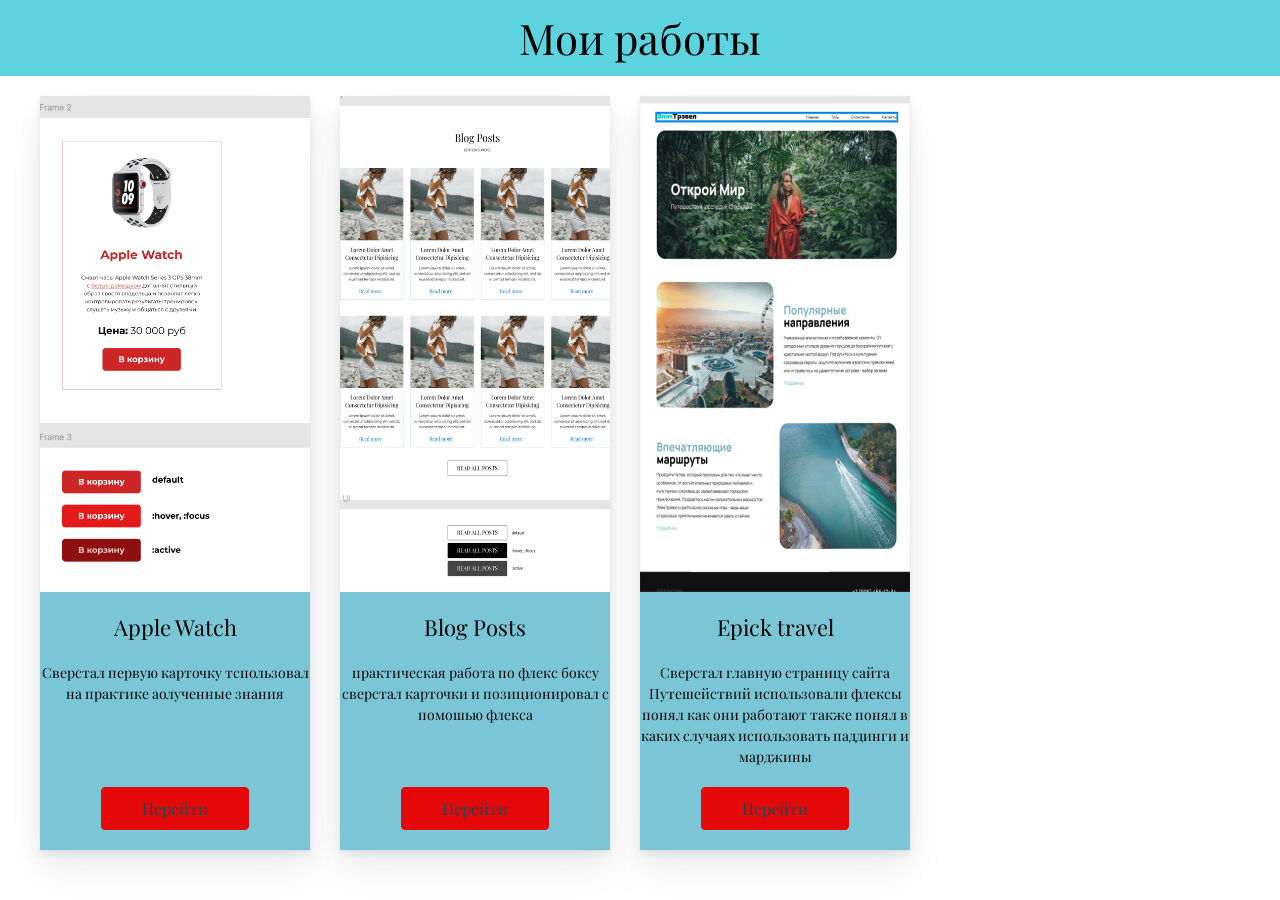
<file: index.html>
<!doctype html>
<html lang="en">
	<head>
		<meta charset="UTF-8" />
		<meta name="viewport" content="width=device-width, initial-scale=1.0" />
		<title>Document</title>
		<link rel="stylesheet" href="./css/main.css" />
	</head>
	<body>
		<header class="header">
			<h1 class="title">Мои работы</h1>
		</header>
		<section class="cards">
			<div class="card">
				<div class="card-content">
					<img class="card-image" src="./img/appl-watch.png" alt="" />
					<h2 class="card-title">Apple Watch</h2>
					<p class="card-subtitle">
						Сверстал первую карточку тспользовал на практике аолученные знания
					</p>
				</div>
				<div class="card-button-wrapper">
					<a class="button" href="./appl-watch/index.html">Перейти</a>
				</div>
			</div>

			<div class="card">
				<div class="card-content">
					<img class="card-image" src="./img/blog-imag.png" alt="" />
					<h2 class="card-title">Blog Posts</h2>
					<p class="card-subtitle">
						практическая работа по флекс боксу сверстал карточки и
						позиционировал с помошью флекса
					</p>
				</div>
				<div class="card-button-wrapper">
					<a class="button" href="./prodact-cards/index.html">Перейти</a>
				</div>
			</div>

			<div class="card">
				<div class="card-content">
					<img class="card-image" src="./img/epick.png" alt="" />
					<h2 class="card-title">Epick travel</h2>
					<p class="card-subtitle">
						Сверстал главную страницу сайта Путешействий использовали флексы понял как они работают также понял в каких случаях использовать паддинги и марджины
					</p>
				</div>
				<div class="card-button-wrapper">
					<a class="button" href="./epick-travel/index.html">Перейти</a>
				</div>
			</div>

		</section>
	</body>
</html>
</file>
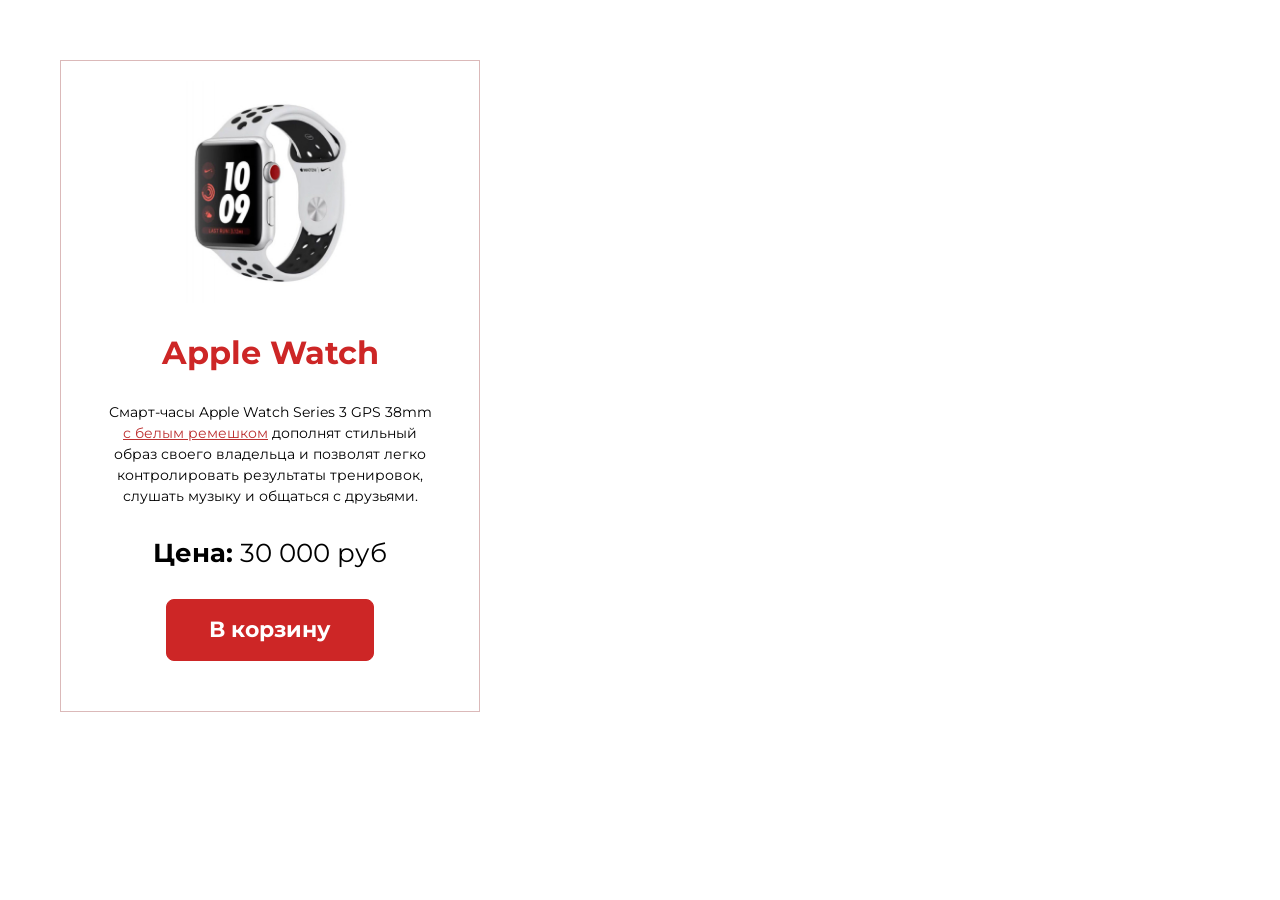
<file: appl-watch/index.html>
<!doctype html>
<html lang="en">
	<head>
		<meta charset="UTF-8" />
		<meta name="viewport" content="width=device-width, initial-scale=1.0" />
		<title>Document</title>
		<link rel="stylesheet" href="./css/main.css" />
	</head>
	<body>
		<div class="card">
			<img src="./img/apple-watch.jpg" alt="Apple Watch" class="card-img" />
			<h4 class="card-tile">Apple Watch</h4>
			<div class="card-text">
				<p>
					Смарт-часы Apple Watch Series 3 GPS 38mm
					<a href="">с белым ремешком</a> дополнят стильный образ своего
					владельца и позволят легко контролировать результаты тренировок,
					слушать музыку и общаться с друзьями.
				</p>
			</div>
			<div class="price">
				<span class="price-bold">Цена:</span>
				30 000 руб
			</div>
			<button type="button" class="btn">В корзину</button>
		</div>
	</body>
</html>
</file>
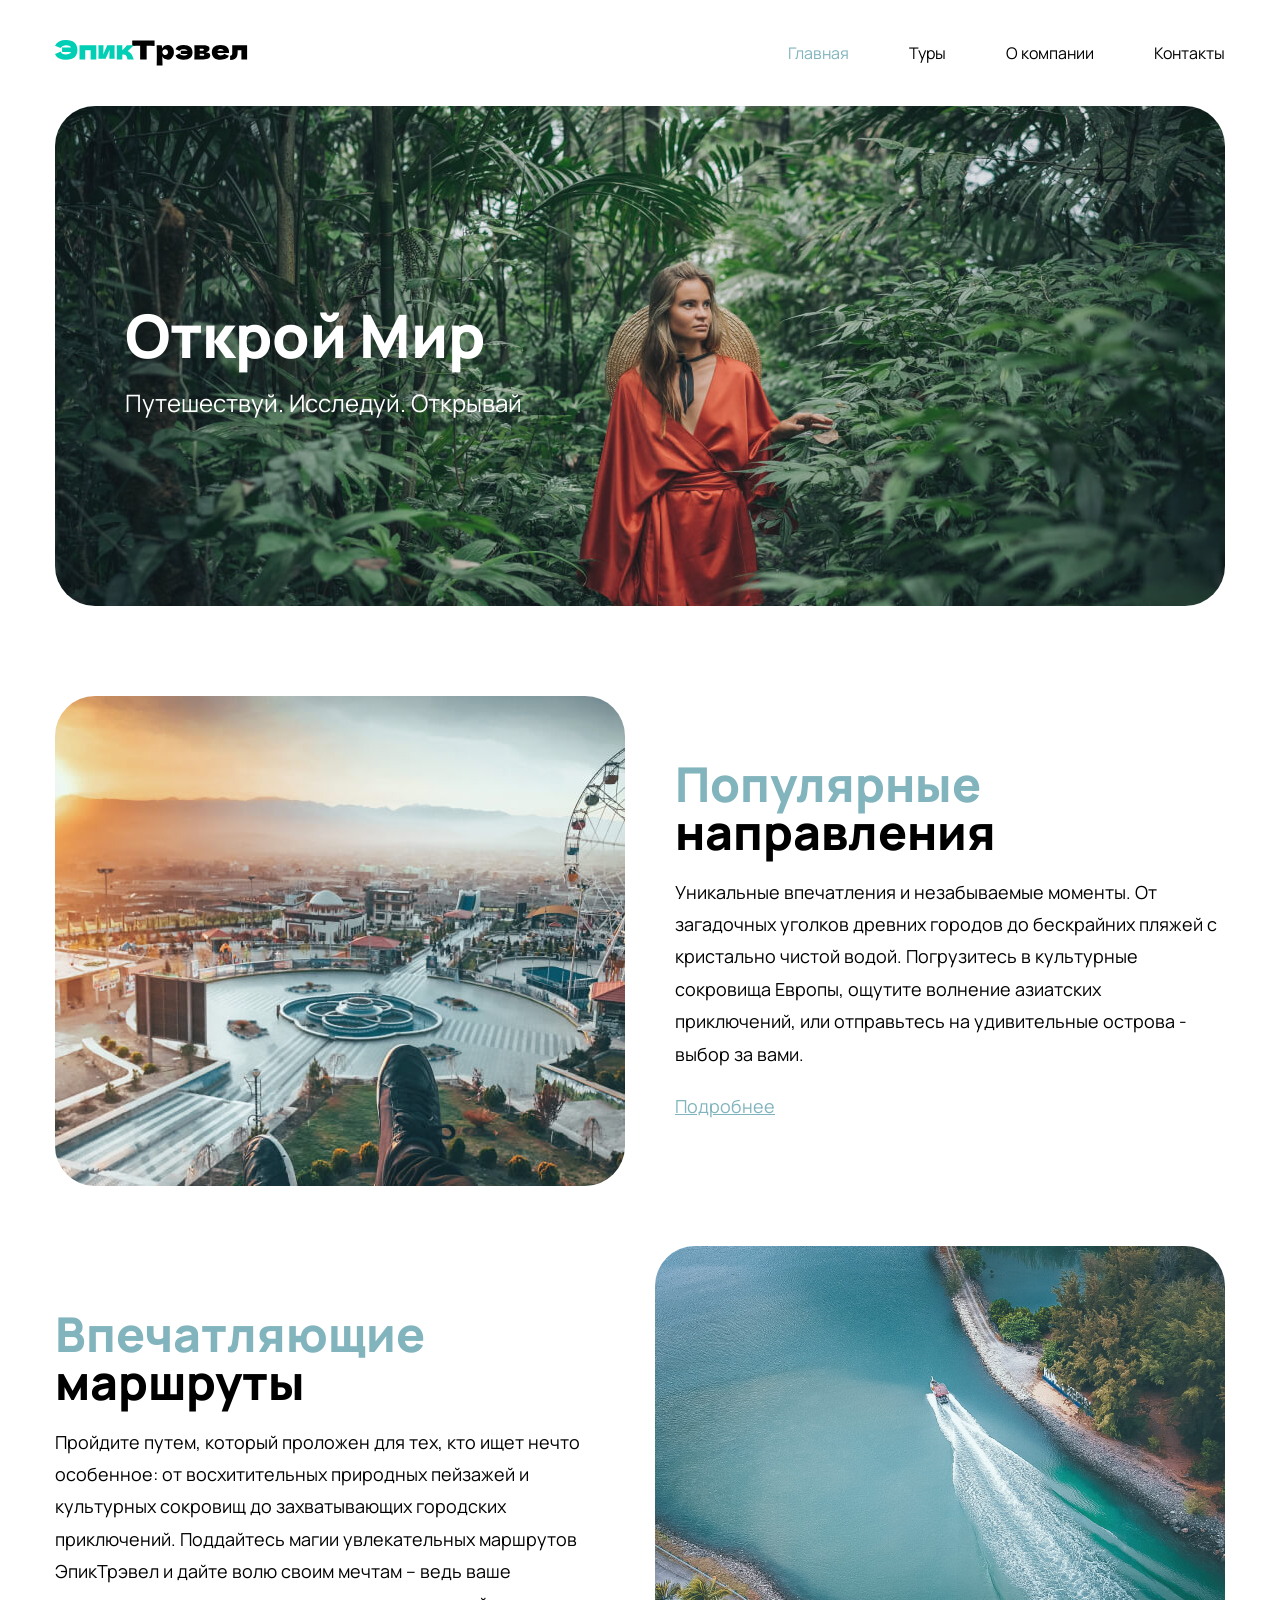
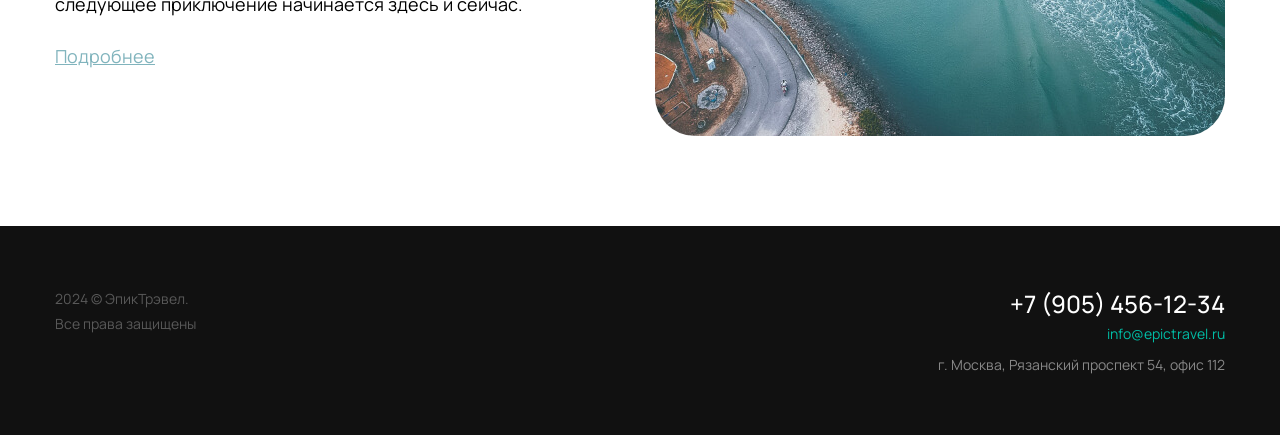
<file: epick-travel/index.html>
<!doctype html>
<html lang="ru">
	<head>
		<meta charset="UTF-8" />
		<meta name="viewport" content="width=device-width, initial-scale=1.0" />
		<title>Epick Travel</title>
		<link rel="stylesheet" href="./css/reset.css" />
		<link rel="stylesheet" href="./css/main.css" />
		<link rel="stylesheet" href="./css/media-tablet.css" />
		<link rel="stylesheet" href="./css/media-mobile.css" />
		<link rel="icon" type="image/x-icon" href="./img/favicons/favicon.svg" />
		<link
			rel="apple-touch-icon"
			sizes="180x180"
			href="./img/favicons/apple-touch-icon.png"
		/>
	</head>
	<body class="sticky-footer">
		<header class="header" id="header">
			<div class="container">
				<nav class="nav">
					<a href="index.html">
						<img src="./img/LOGO.svg" alt="Эпик травел"
					/></a>
					<ul class="nav-list">
						<li><a href="index.html" class="active">Главная</a></li>
						<li><a href="tours.html">Туры</a></li>
						<li><a href="about.html">О компании</a></li>
						<li><a href="contacts.html">Контакты</a></li>
					</ul>
					<button class="btn-mobile-nav" id="btn-mobile-nav" type="button">
						<img
							src="./img/icons/open-mobaile.svg"
							alt="Меню"
							id="mobile-nav-img"
						/>
					</button>
				</nav>
			</div>
		</header>
		<nav class="mobile-nav" id="mobile-nav">
			<ul class="mobile-nav-list">
				<li><a href="index.html">Главная</a></li>
				<li><a href="tours.html">Туры</a></li>
				<li><a href="about.html">О компании</a></li>
				<li><a href="contacts.html">Контакты</a></li>
			</ul>
		</nav>

		<main class="main-page">
			<div class="container">
				<section class="promo">
					<div class="promo-desc">
						<h1 class="promo-title">Открой Мир</h1>
						<p class="promo-text">Путешествуй. Исследуй. Открывай</p>
					</div>
				</section>

				<div class="main-content">
					<section class="content-row">
						<div class="content-img">
							<img
								src="./img/main/img-01.jpg"
								srcset="./img/main/img-01@2x.jpg 2x"
								alt="Популярные направления"
							/>
						</div>
						<div class="content-text">
							<h2 class="title-1"><span>Популярные</span> направления</h2>
							<p>
								Уникальные впечатления и незабываемые моменты. От загадочных
								уголков древних городов до бескрайних пляжей с кристально чистой
								водой. Погрузитесь в культурные сокровища Европы, ощутите
								волнение азиатских приключений, или отправьтесь на удивительные
								острова - выбор за вами.
							</p>
							<p><a href="#!">Подробнее</a></p>
						</div>
					</section>

					<section
						class="content-row content-row-reverse content-column-on-mobile"
					>
						<div class="content-img">
							<img
								src="./img/main/img-02.jpg"
								srcset="./img/main/img-02@2x.jpg 2x"
								alt="Популярные направления"
							/>
						</div>
						<div class="content-text">
							<h2 class="title-1"><span>Впечатляющие</span> маршруты</h2>
							<p>
								Пройдите путем, который проложен для тех, кто ищет нечто
								особенное: от восхитительных природных пейзажей и культурных
								сокровищ до захватывающих городских приключений. Поддайтесь
								магии увлекательных маршрутов ЭпикТрэвел и дайте волю своим
								мечтам – ведь ваше следующее приключение начинается здесь и
								сейчас.
							</p>
							<p><a href="#!">Подробнее</a></p>
						</div>
					</section>
				</div>
			</div>
		</main>
		<footer class="footer">
			<div class="container">
				<div class="footer-row">
					<div class="footer-copyright">
						<p>
							2024 © ЭпикТрэвел.<br class="desktop-only" />
							Все права защищены
						</p>
					</div>
					<address class="footer-contacts">
						<a href="tel:+79054561234" class="footer-phone"
							>+7 (905) 456-12-34</a
						><br />
						<a href="mailto:info@epictravel.ru" class="footer-email"
							>info@epictravel.ru</a
						>

						<p class="footer-address">
							г. Москва, Рязанский проспект 54, офис 112
						</p>
					</address>
				</div>
			</div>
		</footer>
		<script src="./js/main.js"></script>
	</body>
</html>
</file>
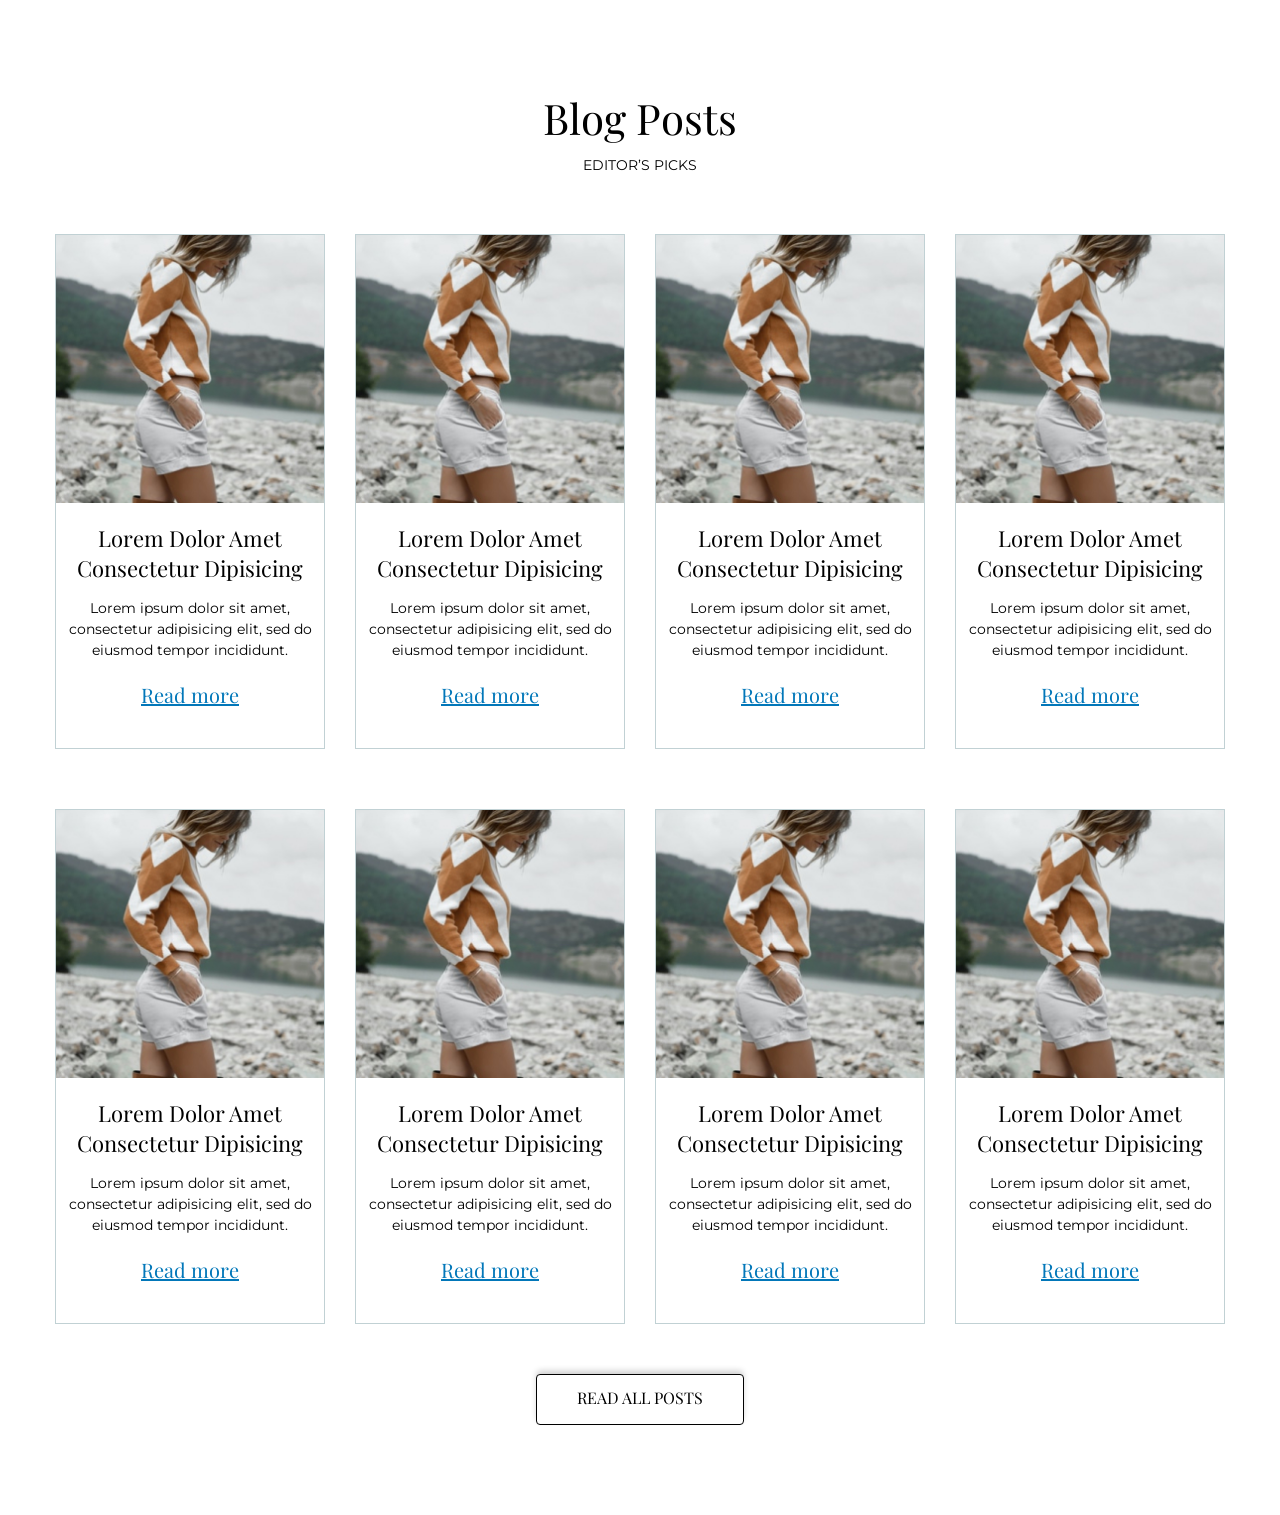
<file: prodact-cards/index.html>
<!doctype html>
<html lang="en">
	<head>
		<meta charset="UTF-8" />
		<meta name="viewport" content="width=device-width, initial-scale=1.0" />
		<title>Document</title>
		<link rel="stylesheet" href="./css/main.css" />
	</head>

	<body>
		<section class="section">
			<div class="container">
				<div class="section-header">
					<h1 class="title">Blog Posts</h1>
					<p class="subtitle">Editor’s picks</p>
				</div>
				<div class="section-products">
					<div class="card">
						<img
							class="card-image"
							src="./img/blog-imag.jpg"
							alt="Cotton Skirt"
						/>
						<h4 class="card-title">Lorem Dolor Amet Consectetur Dipisicing</h4>
						<p class="card-subtitle">
							Lorem ipsum dolor sit amet, consectetur adipisicing elit, sed do
							eiusmod tempor incididunt.
						</p>
						<div class="card-price-wripper">
							<span class="card-readmore">Read more</span>
						</div>
					</div>
					<div class="card">
						<img
							class="card-image"
							src="./img/blog-imag.jpg"
							alt="Cotton Skirt"
						/>
						<h4 class="card-title">Lorem Dolor Amet Consectetur Dipisicing</h4>
						<p class="card-subtitle">
							Lorem ipsum dolor sit amet, consectetur adipisicing elit, sed do
							eiusmod tempor incididunt.
						</p>
						<div class="card-price-wripper">
							<span class="card-readmore">Read more</span>
						</div>
					</div>
					<div class="card">
						<img
							class="card-image"
							src="./img/blog-imag.jpg"
							alt="Cotton Skirt"
						/>
						<h4 class="card-title">Lorem Dolor Amet Consectetur Dipisicing</h4>
						<p class="card-subtitle">
							Lorem ipsum dolor sit amet, consectetur adipisicing elit, sed do
							eiusmod tempor incididunt.
						</p>
						<div class="card-price-wripper">
							<span class="card-readmore">Read more</span>
						</div>
					</div>
					<div class="card">
						<img
							class="card-image"
							src="./img/blog-imag.jpg"
							alt="Cotton Skirt"
						/>
						<h4 class="card-title">Lorem Dolor Amet Consectetur Dipisicing</h4>
						<p class="card-subtitle">
							Lorem ipsum dolor sit amet, consectetur adipisicing elit, sed do
							eiusmod tempor incididunt.
						</p>
						<div class="card-price-wripper">
							<span class="card-readmore">Read more</span>
						</div>
					</div>
					<div class="card">
						<img
							class="card-image"
							src="./img/blog-imag.jpg"
							alt="Cotton Skirt"
						/>
						<h4 class="card-title">Lorem Dolor Amet Consectetur Dipisicing</h4>
						<p class="card-subtitle">
							Lorem ipsum dolor sit amet, consectetur adipisicing elit, sed do
							eiusmod tempor incididunt.
						</p>
						<div class="card-price-wripper">
							<span class="card-readmore">Read more</span>
						</div>
					</div>
					<div class="card">
						<img
							class="card-image"
							src="./img/blog-imag.jpg"
							alt="Cotton Skirt"
						/>
						<h4 class="card-title">Lorem Dolor Amet Consectetur Dipisicing</h4>
						<p class="card-subtitle">
							Lorem ipsum dolor sit amet, consectetur adipisicing elit, sed do
							eiusmod tempor incididunt.
						</p>
						<div class="card-price-wripper">
							<span class="card-readmore">Read more</span>
						</div>
					</div>
					<div class="card">
						<img
							class="card-image"
							src="./img/blog-imag.jpg"
							alt="Cotton Skirt"
						/>
						<h4 class="card-title">Lorem Dolor Amet Consectetur Dipisicing</h4>
						<p class="card-subtitle">
							Lorem ipsum dolor sit amet, consectetur adipisicing elit, sed do
							eiusmod tempor incididunt.
						</p>
						<div class="card-price-wripper">
							<span class="card-readmore">Read more</span>
						</div>
					</div>
					<div class="card">
						<img
							class="card-image"
							src="./img/blog-imag.jpg"
							alt="Cotton Skirt"
						/>
						<h4 class="card-title">Lorem Dolor Amet Consectetur Dipisicing</h4>
						<p class="card-subtitle">
							Lorem ipsum dolor sit amet, consectetur adipisicing elit, sed do
							eiusmod tempor incididunt.
						</p>
						<div class="card-price-wripper">
							<span class="card-readmore">Read more</span>
						</div>
					</div>
			
				</div>
						<div class="section-button-wrapper">
						<a href="#!" class="button">Read all posts</a>
					</div>
			</div>
		</section>
	</body>
</html>
</file>
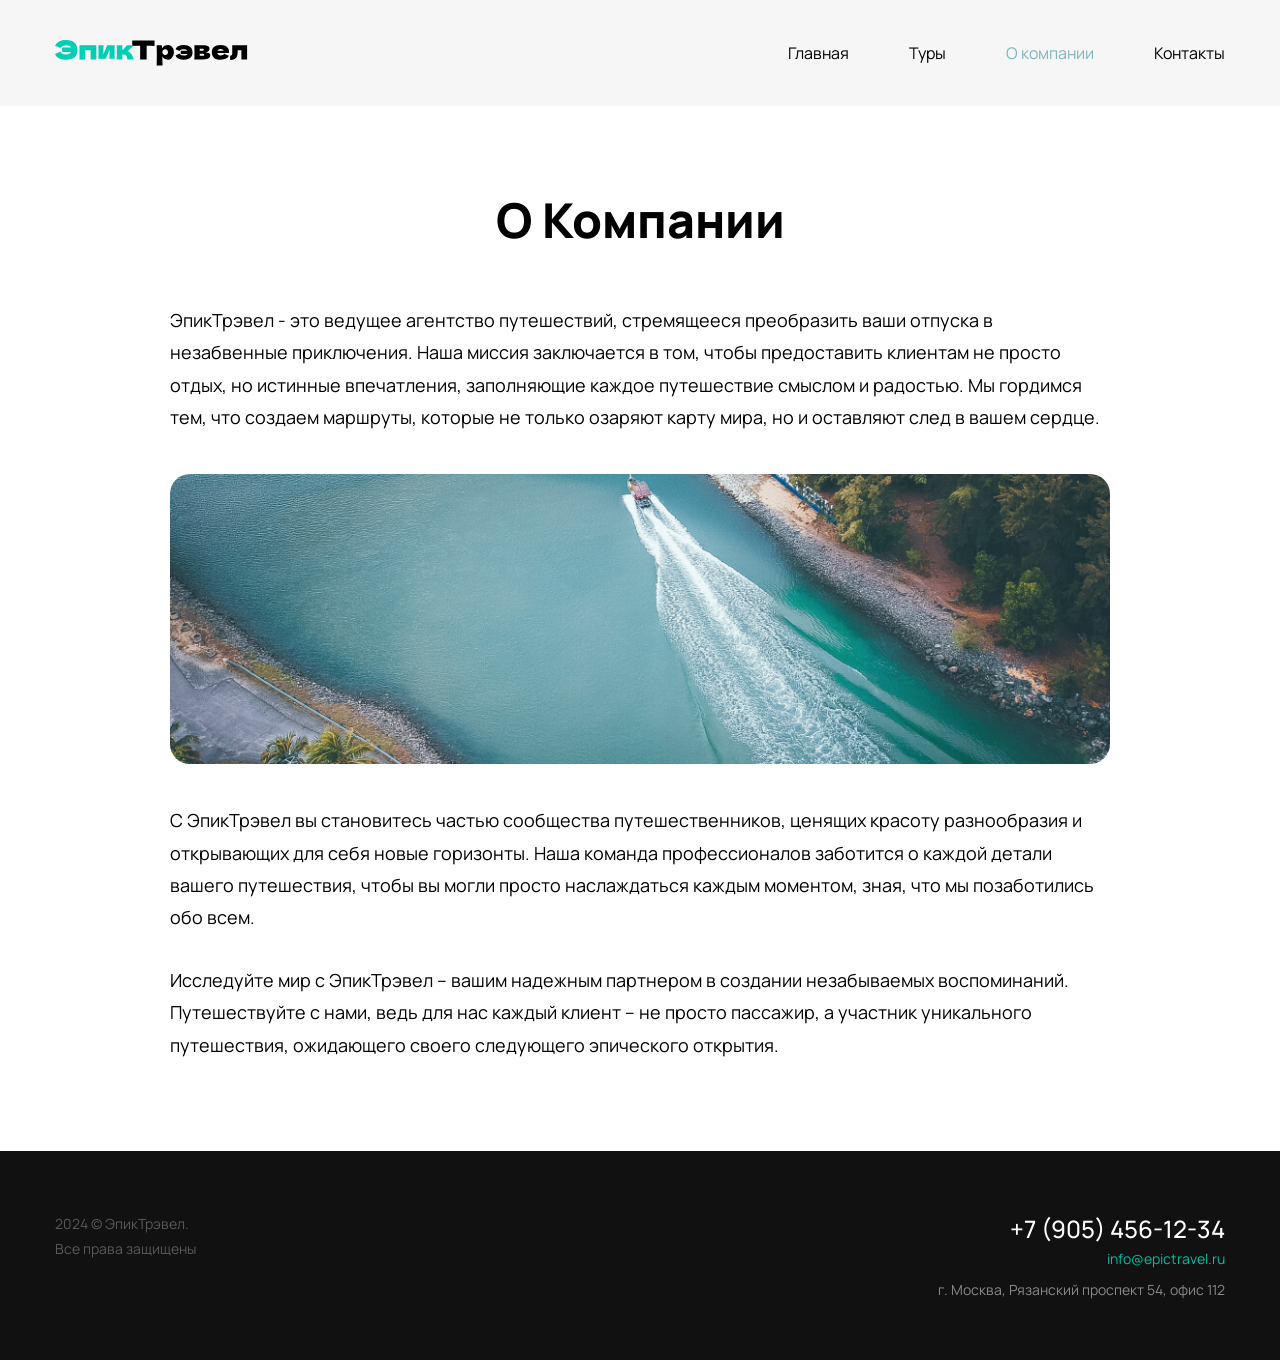
<file: epick-travel/about.html>
<!doctype html>
<html lang="ru">
	<head>
		<meta charset="UTF-8" />
		<meta name="viewport" content="width=device-width, initial-scale=1.0" />
		<title>Tours</title>
		<link rel="stylesheet" href="./css/reset.css" />
		<link rel="stylesheet" href="./css/main.css" />
		<link rel="stylesheet" href="./css/media-tablet.css" />
		<link rel="stylesheet" href="./css/media-mobile.css" />
		<link rel="icon" type="image/x-icon" href="./img/favicons/favicon.svg" />
		<link
			rel="apple-touch-icon"
			sizes="180x180"
			href="./img/favicons/apple-touch-icon.png"
		/>
	</head>
	<body class="sticky-footer">
		<header class="header header-bg" id="header">
			<div class="container">
				<nav class="nav">
					<a href="index.html">
						<img src="./img/LOGO.svg" alt="Эпик травел"
					/></a>
					<ul class="nav-list">
						<li><a href="index.html">Главная</a></li>
						<li><a href="tours.html">Туры</a></li>
						<li><a href="about.html" class="active">О компании</a></li>
						<li><a href="contacts.html">Контакты</a></li>
					</ul>
					<button class="btn-mobile-nav" id="btn-mobile-nav" type="button">
						<img
							src="./img/icons/open-mobile.svg"
							alt="Меню"
							id="mobile-nav-img"
						/>
					</button>
				</nav>
			</div>
		</header>

		<nav class="mobile-nav" id="mobile-nav">
			<ul class="mobile-nav-list">
				<li><a href="index.html">Главная</a></li>
				<li><a href="tours.html">Туры</a></li>
				<li><a href="about.html">О компании</a></li>
				<li><a href="contacts.html">Контакты</a></li>
			</ul>
		</nav>

		<main class="inner-page">
			<div class="container container-small">
				<div class="inner-page-title-wrapper">
					<h1 class="title-1 text-center">О Компании</h1>
				</div>
				<div class="articale-content">
					<p>
						ЭпикТрэвел - это ведущее агентство путешествий, стремящееся
						преобразить ваши отпуска в незабвенные приключения. Наша миссия
						заключается в том, чтобы предоставить клиентам не просто отдых, но
						истинные впечатления, заполняющие каждое путешествие смыслом и
						радостью. Мы гордимся тем, что создаем маршруты, которые не только
						озаряют карту мира, но и оставляют след в вашем сердце.
					</p>
					<div class="articale-img">
						<picture
							><source
								srcset="
									./img/about/about-mobile.jpg,
									./img/about/about-mobile@2x.jpg 2x
								"
								media="(max-width:767px)"
							/>
							<source
								srcset="
									./img/about/about-tablet.jpg,
									./img/about/about-tablet@2x.jpg 2x
								"
								media="(max-width:1199px)"
							/>

							<img
								src="./img/about/about.jpg"
								srcset="./img/about/about@2x.jpg 2x"
								alt="катер"
							/>
						</picture>
					</div>

					<p>
						С ЭпикТрэвел вы становитесь частью сообщества путешественников,
						ценящих красоту разнообразия и открывающих для себя новые горизонты.
						Наша команда профессионалов заботится о каждой детали вашего
						путешествия, чтобы вы могли просто наслаждаться каждым моментом,
						зная, что мы позаботились обо всем.
					</p>
					<p>
						Исследуйте мир с ЭпикТрэвел – вашим надежным партнером в создании
						незабываемых воспоминаний. Путешествуйте с нами, ведь для нас каждый
						клиент – не просто пассажир, а участник уникального путешествия,
						ожидающего своего следующего эпического открытия.
					</p>
				</div>
			</div>
		</main>
		<footer class="footer">
			<div class="container">
				<div class="footer-row">
					<div class="footer-copyright">
						<p>
							2024 © ЭпикТрэвел.<br />
							Все права защищены
						</p>
					</div>
					<address class="footer-contacts">
						<a href="tel:+79054561234" class="footer-phone"
							>+7 (905) 456-12-34</a
						><br />
						<a href="mailto:info@epictravel.ru" class="footer-email"
							>info@epictravel.ru</a
						>

						<p class="footer-address">
							г. Москва, Рязанский проспект 54, офис 112
						</p>
					</address>
				</div>
			</div>
		</footer>
		<script src="./js/main.js"></script>
	</body>
</html>
</file>
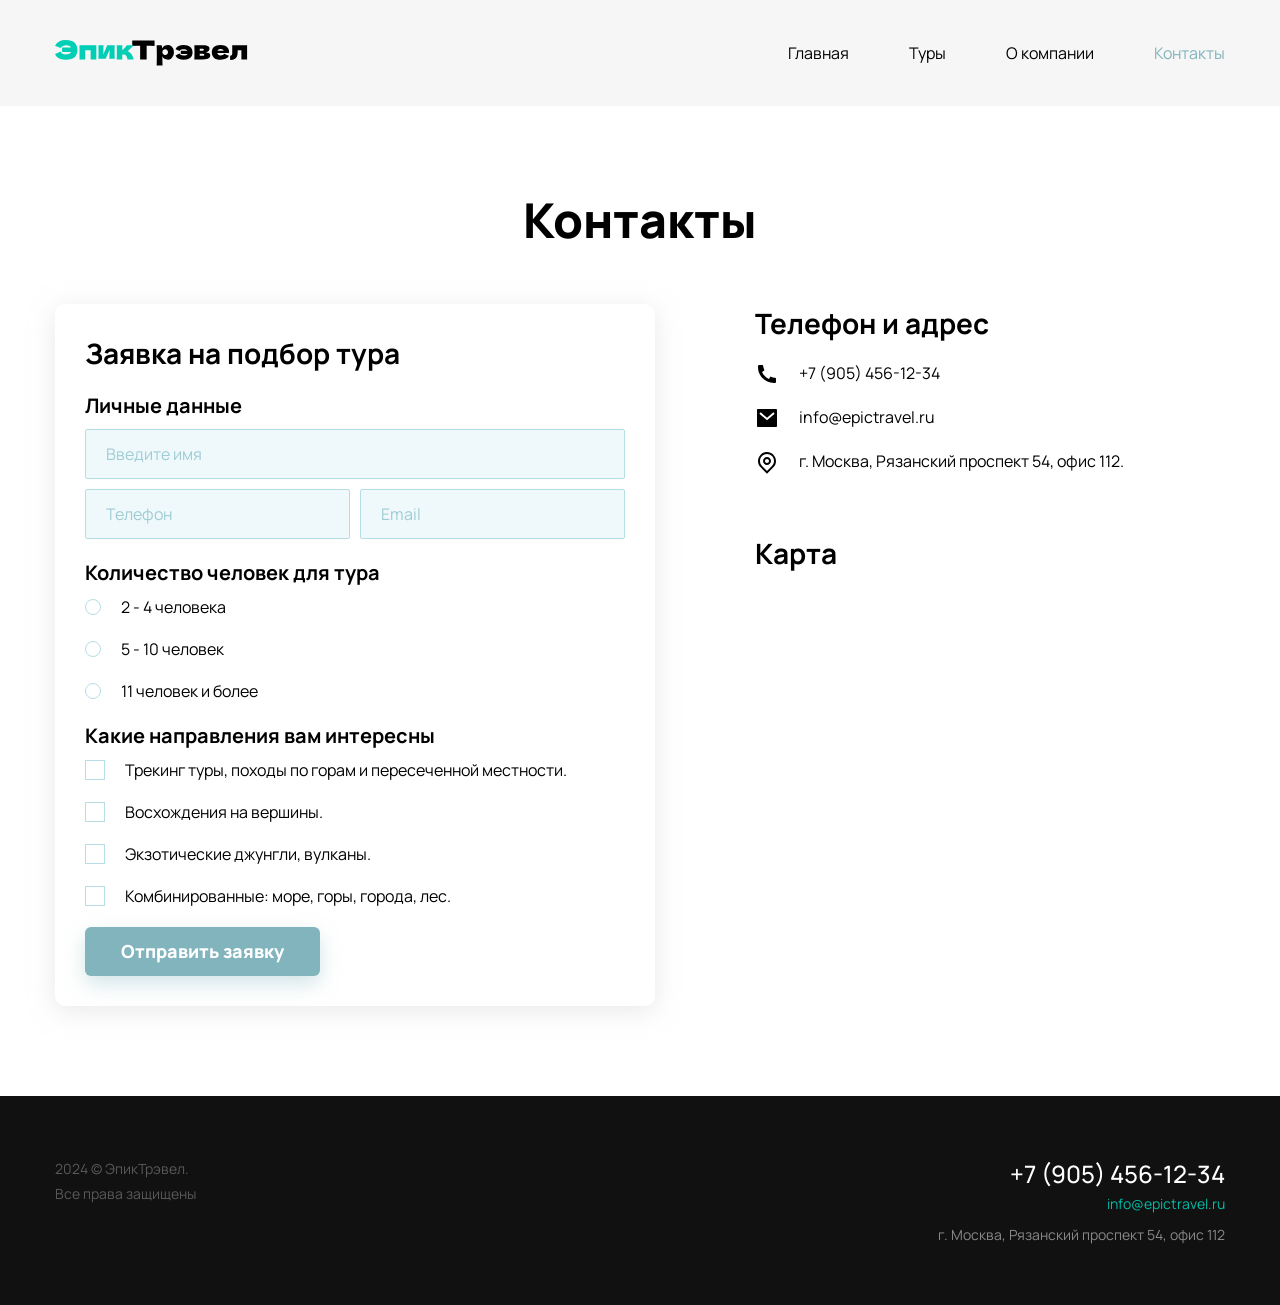
<file: epick-travel/contacts.html>
<!doctype html>
<html lang="ru">
	<head>
		<meta charset="UTF-8" />
		<meta name="viewport" content="width=device-width, initial-scale=1.0" />
		<title>contacts</title>
		<link rel="stylesheet" href="./css/reset.css" />
		<link rel="stylesheet" href="./css/main.css" />
		<link rel="stylesheet" href="./css/media-tablet.css" />
		<link rel="stylesheet" href="./css/media-mobile.css" />
		<link rel="icon" type="image/x-icon" href="./img/favicons/favicon.svg" />
		<link
			rel="apple-touch-icon"
			sizes="180x180"
			href="./img/favicons/apple-touch-icon.png"
		/>
	</head>
	<body class="sticky-footer">
		<header class="header header-bg" id="header">
			<div class="container">
				<nav class="nav">
					<a href="index.html">
						<img src="./img/LOGO.svg" alt="Эпик травел"
					/></a>
					<ul class="nav-list">
						<li><a href="index.html">Главная</a></li>
						<li><a href="tours.html">Туры</a></li>
						<li><a href="about.html">О компании</a></li>
						<li><a href="contacts.html" class="active">Контакты</a></li>
					</ul>
					<button class="btn-mobile-nav" id="btn-mobile-nav" type="button">
						<img
							src="./img/icons/open-mobile.svg"
							alt="Меню"
							id="mobile-nav-img"
						/>
					</button>
				</nav>
			</div>
		</header>

		<nav class="mobile-nav" id="mobile-nav">
			<ul class="mobile-nav-list">
				<li><a href="index.html">Главная</a></li>
				<li><a href="tours.html">Туры</a></li>
				<li><a href="about.html">О компании</a></li>
				<li><a href="contacts.html">Контакты</a></li>
			</ul>
		</nav>

		<main class="inner-page">
			<div class="container">
				<div class="inner-page-title-wrapper">
					<h1 class="title-1 text-center">Контакты</h1>
				</div>
				<div class="contacts-columns">
					<form class="form-wrapper">
						<h2 class="title-2">Заявка на подбор тура</h2>
						<section class="form-groop">
							<h3 class="title-3">Личные данные</h3>
							<div class="inputs-wrapper">
								<input
									type="text"
									class="input"
									placeholder="Введите имя"
									name="name"
								/>
								<input
									type="tel"
									class="input input-50"
									placeholder="Телефон"
									name="phone"
								/>
								<input
									type="email"
									class="input input-50"
									placeholder="Email"
									name="email"
								/>
							</div>
						</section>
						<section class="form-groop">
							<h3 class="title-3">Количество человек для тура</h3>
							<ul class="radio-list">
								<li>
									<label
										><input
											type="radio"
											name="number"
											value="2-4"
											class="radio-real"
										/><span class="radio-castom"></span> 2 - 4 человека</label
									>
								</li>
								<li>
									<label
										><input
											type="radio"
											name="number"
											value="5 - 10"
											class="radio-real"
										/><span class="radio-castom"></span> 5 - 10 человек</label
									>
								</li>
								<li>
									<label
										><input
											type="radio"
											name="number"
											value="11+ "
											class="radio-real"
										/><span class="radio-castom"></span> 11 человек и
										более</label
									>
								</li>
							</ul>
						</section>

						<section class="form-groop">
							<h3 class="title-3">Какие направления вам интересны</h3>
							<ul class="checkbox-list">
								<li>
									<label
										><input
											type="checkbox"
											name="tracking"
											class="checkbox-real"
										/><span class="checkbox-castom"></span> Трекинг туры, походы
										по горам и пересеченной местности.</label
									>
								</li>
								<li>
									<label
										><input
											type="checkbox"
											name="mountains"
											class="checkbox-real"
										/><span class="checkbox-castom"></span> Восхождения на
										вершины.</label
									>
								</li>
								<li>
									<label
										><input
											type="checkbox"
											name="exotic"
											class="checkbox-real"
										/><span class="checkbox-castom"></span> Экзотические
										джунгли, вулканы.</label
									>
								</li>
								<li>
									<label
										><input
											type="checkbox"
											name="combi"
											class="checkbox-real"
										/><span class="checkbox-castom"></span> Комбинированные:
										море, горы, города, лес.</label
									>
								</li>
							</ul>
						</section>

						<button class="submit-btn" type="submit">Отправить заявку</button>
					</form>
					<section class="address-wrapper">
						<div class="address-item">
							<h2 class="title-2">Телефон и адрес</h2>
							<ul class="address-list">
								<li>
									<img src="./img/icons/phone.svg" alt="Телефон" />+7 (905)
									456-12-34
								</li>
								<li>
									<img
										src="./img/icons/mail.svg"
										alt="Email"
									/>info@epictravel.ru
								</li>
								<li>
									<img src="./img/icons/map.svg" alt="Адрес" />г. Москва,
									Рязанский проспект 54, офис 112.
								</li>
							</ul>
						</div>
						<div class="address-item">
							<h2 class="title-2">Карта</h2>
							<!-- <img src="./img/contacts/map.jpg" srcset='./img/contacts/map@2x.jpg 2x' alt="Карта"> -->
							<iframe
								class="yandex-map"
								src="https://yandex.ru/map-widget/v1/?um=constructor%3A53e05f28744e8d93fb4a95e69ee96740729bf8312007477c1e285e1b65527f5d&amp;source=constructor&amp;scroll=false"
								frameborder="0"
							></iframe>
						</div>
					</section>
				</div>
			</div>
		</main>
		<footer class="footer">
			<div class="container">
				<div class="footer-row">
					<div class="footer-copyright">
						<p>
							2024 © ЭпикТрэвел.<br />
							Все права защищены
						</p>
					</div>
					<address class="footer-contacts">
						<a href="tel:+79054561234" class="footer-phone"
							>+7 (905) 456-12-34</a
						><br />
						<a href="mailto:info@epictravel.ru" class="footer-email"
							>info@epictravel.ru</a
						>

						<p class="footer-address">
							г. Москва, Рязанский проспект 54, офис 112
						</p>
					</address>
				</div>
			</div>
		</footer>
		<script src="./js/main.js"></script>
	</body>
</html>
</file>
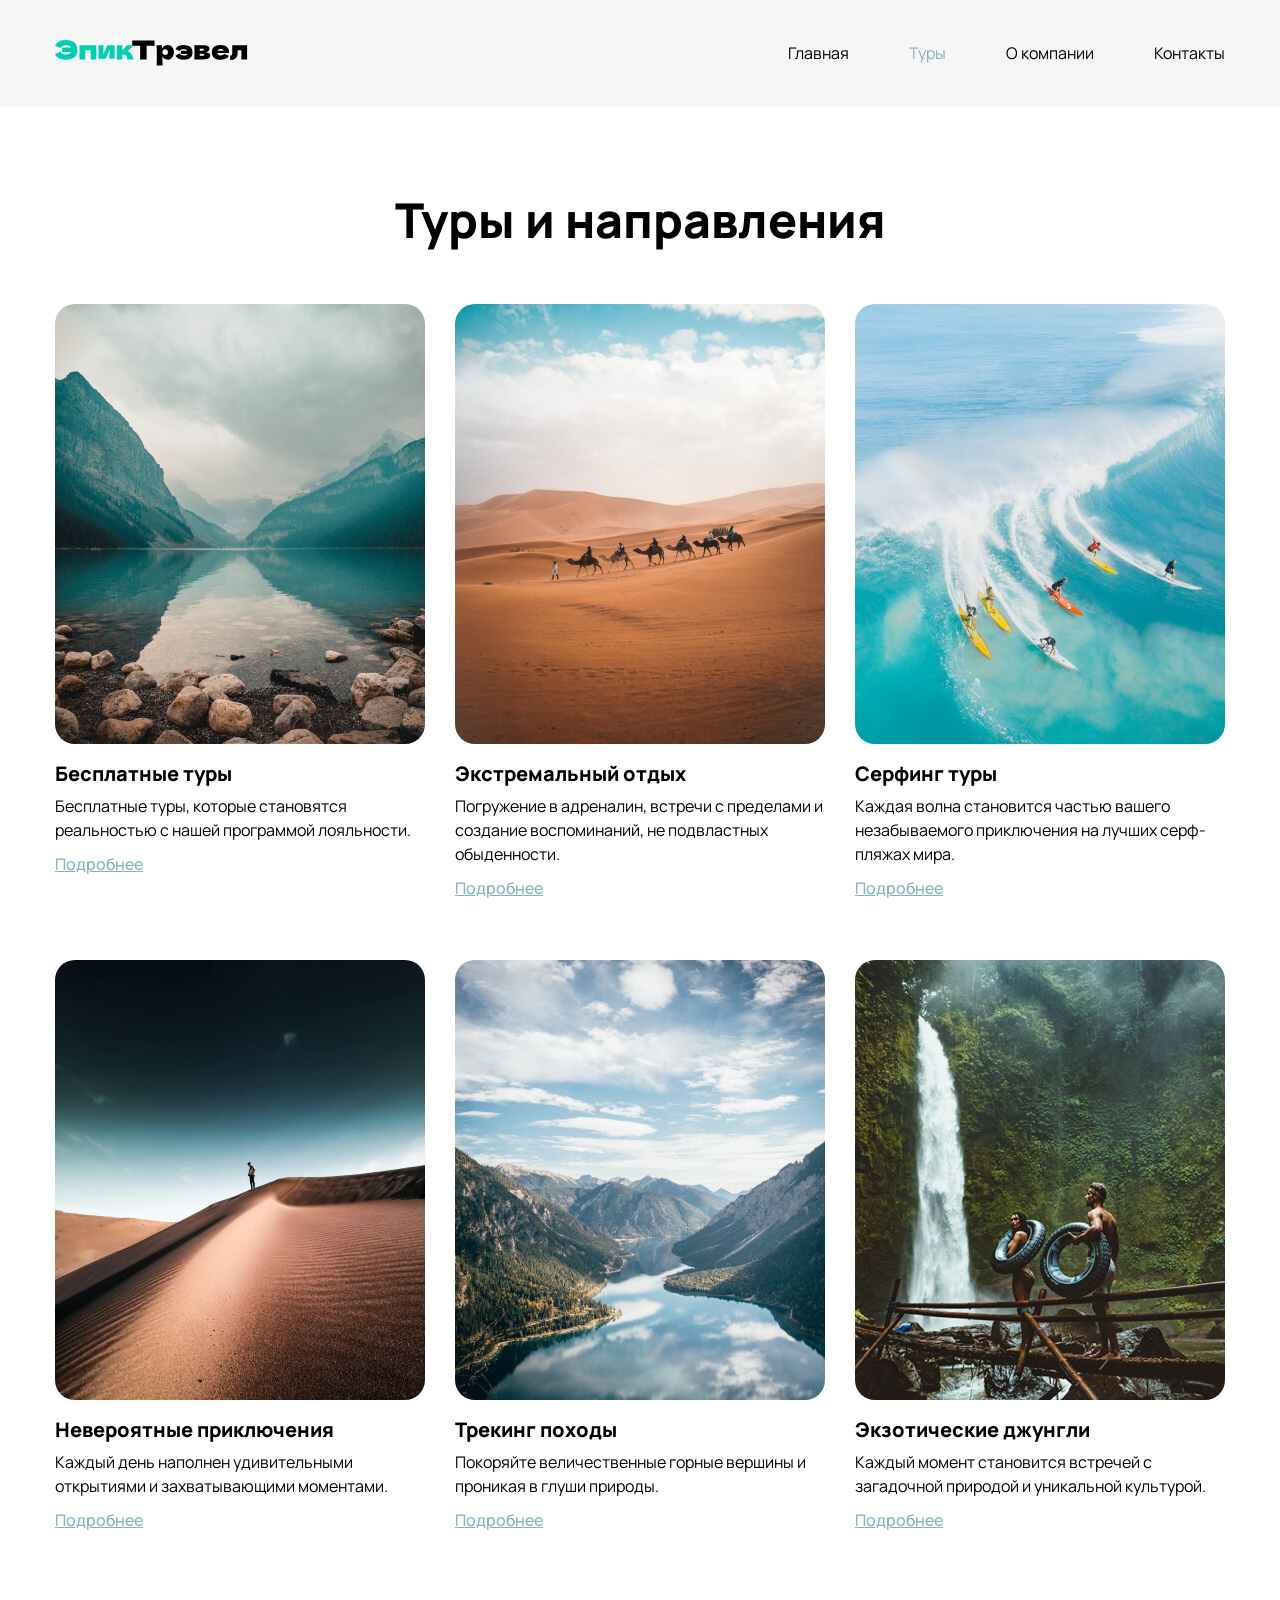
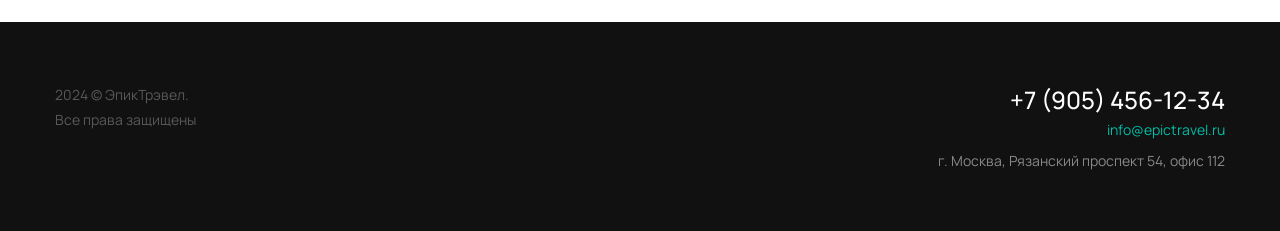
<file: epick-travel/tours.html>
<!doctype html>
<html lang="ru">
	<head>
		<meta charset="UTF-8" />
		<meta name="viewport" content="width=device-width, initial-scale=1.0" />
		<title>Tours</title>
		<link rel="stylesheet" href="./css/reset.css" />
		<link rel="stylesheet" href="./css/main.css" />
		<link rel="stylesheet" href="./css/media-tablet.css" />
		<link rel="stylesheet" href="./css/media-mobile.css" />
		<link rel="icon" type="image/x-icon" href="./img/favicons/favicon.svg" />
		<link
			rel="apple-touch-icon"
			sizes="180x180"
			href="./img/favicons/apple-touch-icon.png"
		/>
	</head>
	<body class="sticky-footer">
		<header class="header header-bg" id="header">
			<div class="container">
				<nav class="nav">
					<a href="index.html">
						<img src="./img/LOGO.svg" alt="Эпик травел"
					/></a>
					<ul class="nav-list">
						<li><a href="index.html">Главная</a></li>
						<li><a href="tours.html" class="active">Туры</a></li>
						<li><a href="about.html">О компании</a></li>
						<li><a href="contacts.html">Контакты</a></li>
					</ul>
					<button class="btn-mobile-nav" id="btn-mobile-nav" type="button">
						<img
							src="./img/icons/open-mobile.svg"
							alt="Меню"
							id="mobile-nav-img"
						/>
					</button>
				</nav>
			</div>
		</header>

		<nav class="mobile-nav" id="mobile-nav">
			<ul class="mobile-nav-list">
				<li><a href="index.html">Главная</a></li>
				<li><a href="tours.html">Туры</a></li>
				<li><a href="about.html">О компании</a></li>
				<li><a href="contacts.html">Контакты</a></li>
			</ul>
		</nav>

		<main class="inner-page">
			<div class="container">
				<div class="inner-page-title-wrapper">
					<h1 class="title-1 text-center">Туры и направления</h1>
				</div>

				<!-- ----- CARDS----- -->
				<div class="cards-wrapper">
					<!-- Card-1 -->
					<article class="card">
						<a href="#!" class="card-img">
							<img
								src="./img/cards/01.jpg"
								srcset="./img/cards/01@2x.jpg 2x"
								alt=""
							/>
						</a>
						<div class="card-desc">
							<h3 class="card-title">Бесплатные туры</h3>
							<p>
								Бесплатные туры, которые становятся реальностью с нашей
								программой лояльности.
							</p>
							<p><a href="#!">Подробнее</a></p>
						</div>
					</article>
					<!-- Card-2 -->
					<article class="card">
						<a href="#!" class="card-img">
							<img
								src="./img/cards/02.jpg"
								srcset="./img/cards/02@2x.jpg 2x"
								alt=""
							/>
						</a>
						<div class="card-desc">
							<h3 class="card-title">Экстремальный отдых</h3>
							<p>
								Погружение в адреналин, встречи с пределами и создание
								воспоминаний, не подвластных обыденности.
							</p>
							<p><a href="#!">Подробнее</a></p>
						</div>
					</article>
					<!-- Card-3 -->
					<article class="card">
						<a href="#!" class="card-img">
							<img
								src="./img/cards/03.jpg"
								srcset="./img/cards/03@2x.jpg 2x"
								alt=""
							/>
						</a>
						<div class="card-desc">
							<h3 class="card-title">Серфинг туры</h3>
							<p>
								Каждая волна становится частью вашего незабываемого приключения
								на лучших серф-пляжах мира.
							</p>
							<p><a href="#!">Подробнее</a></p>
						</div>
					</article>
					<!-- Card-4 -->
					<article class="card">
						<a href="#!" class="card-img">
							<img
								src="./img/cards/04.jpg"
								srcset="./img/cards/04@2x.jpg 2x"
								alt=""
							/>
						</a>
						<div class="card-desc">
							<h3 class="card-title">Невероятные приключения</h3>
							<p>
								Каждый день наполнен удивительными открытиями и захватывающими
								моментами.
							</p>
							<p><a href="#!">Подробнее</a></p>
						</div>
					</article>
					<!-- Card-5 -->
					<article class="card">
						<a href="#!" class="card-img">
							<img
								src="./img/cards/05.jpg"
								srcset="./img/cards/05@2x.jpg 2x"
								alt=""
							/>
						</a>
						<div class="card-desc">
							<h3 class="card-title">Трекинг походы</h3>
							<p>
								Покоряйте величественные горные вершины и проникая в глуши
								природы.
							</p>
							<p><a href="#!">Подробнее</a></p>
						</div>
					</article>
					<!-- Card-6 -->
					<article class="card">
						<a href="#!" class="card-img">
							<img
								src="./img/cards/06.jpg"
								srcset="./img/cards/06@2x.jpg 2x"
								alt=""
							/>
						</a>
						<div class="card-desc">
							<h3 class="card-title">Экзотические джунгли</h3>
							<p>
								Каждый момент становится встречей с загадочной природой и
								уникальной культурой.
							</p>
							<p><a href="#!">Подробнее</a></p>
						</div>
					</article>
				</div>
			</div>
		</main>
		<footer class="footer">
			<div class="container">
				<div class="footer-row">
					<div class="footer-copyright">
						<p>
							2024 © ЭпикТрэвел.<br />
							Все права защищены
						</p>
					</div>
					<address class="footer-contacts">
						<a href="tel:+79054561234" class="footer-phone"
							>+7 (905) 456-12-34</a
						><br />
						<a href="mailto:info@epictravel.ru" class="footer-email"
							>info@epictravel.ru</a
						>

						<p class="footer-address">
							г. Москва, Рязанский проспект 54, офис 112
						</p>
					</address>
				</div>
			</div>
		</footer>
		<script src="./js/main.js"></script>
	</body>
</html>
</file>
<file: css/main.css>
@import './reset.css';
@import url('https://fonts.googleapis.com/css2?family=Playfair+Display:ital,wght@0,400..900;1,400..900&display=swap');
body {
	font-family: 'Playfair Display', serif;
	text-align: center;
	color: #000;
}
.header {
	background: #5cd3de;
	margin-bottom: 20px;
}
.title {
		
	font-size: 42px;
	padding: 10px;
}
.cards {
	display: flex;
	gap: 30px;
	padding-bottom: 20px;
	width: 1200px;
	margin: 0 auto;
}
.card {
	display: flex;
	flex-direction: column;
	width: 270px;
	background: #7ac6d7;

	box-shadow:
		0 1px 2px rgba(0, 0, 0, 0.05),
		0 4px 8px rgba(0, 0, 0, 0.05),
		0 12px 24px rgba(0, 0, 0, 0.05),
		0 24px 48px rgba(0, 0, 0, 0.05);
	transition:
		transform 0.3s ease,
		box-shadow 0.3s ease;
}
.card:hover {
	transform: translateY(-8px);
	box-shadow:
		0 2px 4px rgba(0, 0, 0, 0.05),
		0 8px 16px rgba(0, 0, 0, 0.05),
		0 24px 48px rgba(0, 0, 0, 0.05),
		0 48px 96px rgba(0, 0, 0, 0.05);
}
.card-image {
	padding-bottom: 20px;
}
.card-title {
	font-size: 22px;
	padding-bottom: 20px;
}
.card-subtitle {
	font-weight: 400;
	font-size: 14px;
	line-height: 1.5;
	/* padding-bottom: 20px; */
}
.card-content {
	padding-bottom: 20px;
}
.card-button-wrapper {
	text-align: center;
	margin-top: auto;
	padding-bottom: 20px;
}
.button {
	display: inline-block;
	border: 1px solid #e40808;;
	padding: 10px 40px;
	border-radius: 4px;
	background: #e40808;
	color:#144d5d;
	transition:
		background-color 0.3s ease-in,
		color 0.3s ease-in,
		border 0.3s ease-in,
		box-shadow 0.3s ease-in;
}
.button:hover,
.button:focus {
	border:1px solid #000;
	background: #000;
	color: #ffffff;
}
.button:active {
	position: relative;
	top: 1px;
	background: #444;
	box-shadow: 0 -1px 2px rgba(0, 0, 0, 0.2);
	border: 1px solid #444;
}
</file>
<file: appl-watch/css/main.css>
@import './reset.css';
@import url('https://fonts.googleapis.com/css2?family=Montserrat:ital,wght@0,100..900;1,100..900&display=swap');

body {
	font-family: 'Montserrat', sans-serif;
	/* font-family: "Montserrat", serif; */
	font-weight: 400;
	font-size: 14px;
}
.card {
	margin-top: 60px;
	margin-left: 60px;
	padding: 20px 45px 50px;
	border: 1px solid #dbb9b9;
	text-align: center;
	width: 420px;
	color: #000;
	background: #fff;
}
.card-img {
	margin-bottom: 30px;
}
.card-tile {
	font-weight: 700;
	font-size: 32px;
	color: #cd2626;
	margin-bottom: 30px;
}
.card-text {
	font-size: 14px;
	line-height: 1.5;
	margin-bottom: 30px;
}
.card-text p + p {
	margin-top: 1em;
}
.card-text a {
	color: #bd3030;
	text-decoration: underline;
}
.price {
	font-size: 26px;
	margin-bottom: 30px;
}
.price-bold {
	font-weight: 700;
}
.btn {
	display: inline-block;
	padding: 16px 42px 17px;
	background: #cd2626;
	border: 1px solid #cd2626;
	border-radius: 8px;
	font-weight: 700;
	font-size: 22px;
	color: #fff;
	transition: all 0.3s ease;
}
.btn:hover,
.btn:focus {
	background: #fdfdfd;
	background: #e41919;
	border: 1px solid #e41919;
}
.btn:active {
	position: relative;
	top: 1px;
	background: #8e1010;
	border: 1px solid #8e1010;
	color: #fff;
}
</file>
<file: epick-travel/css/main.css>
@import url(https://fonts.googleapis.com/css?family=Manrope:regular,500,700,800);

body {
	font-family: 'Manrope', sans-serif;
}

.container {
	width: 1200px;
	margin: 0 auto;
	padding: 0 15px;
}
.container.container-small {
	width: 970px;
	margin: 0 auto;
}
.desktop-only {
	display: block;
}
.sticky-footer {
	min-height: 100vh;
	display: flex;
	flex-direction: column;
}
.title-1 {
	font-size: 48px;
	font-weight: 800;
	line-height: 1;
}
.title-1 span {
	color: #81b4bd;
}

.title-2 {
	font-weight: 700;
	font-size: 28px;
}
.title-3 {
	font-weight: 700;
	font-size: 20px;
}
.text-center {
	text-align: center;
}
.no-scroll{
	overflow-y: hidden;
}
.header {
	position: relative;
	z-index: 19;
	padding: 40px 0;
}
.header-bg {
	background: #f6f6f6;
}
.header-white-bg {
	background-color: #ffffff;
}
.nav {
	display: flex;
	justify-content: space-between;
	align-items: center;
}
.nav-list {
	display: flex;
	align-items: center;
	gap: 60px;
}

.nav-list a {
	color: #000;
	transition: color 0.3s ease-in;
}
.nav-list a.active {
	color: #81b4bd;
}
.nav-list a:hover {
	color: #00ceb5;
}
.btn-mobile-nav{
	display: none;
}

/* mobilenav */
.mobile-nav {

	z-index: 9;
	position: fixed;
	top: 0;
	left: 0;
	width: 100%;
	height: 100vh;
	background-color: #F6F6F6;
	display: flex;
	justify-content: center;
	align-items: center;
	display: none;
}
.mobile-nav-open {
	display: flex;
}
.mobile-nav-list {
	display: flex;
	flex-direction: column;
	align-items: center;
	gap: 30px;
}
.mobile-nav-list a{
	color: #000;
}
/* Main Page */

/* promo */
.promo {
	display: flex;
	align-items: center;
	padding-left: 70px;
	height: 500px;
	background: #394d42;
	background-image: url('./../img/promo/promo-bg.jpg');
	background-position: center;
	background-size: cover;
	border-radius: 40px;
	color: #fff;
}
@media (-webkit-device-pixel-ratio: 2), (min-resolution: 192dpi) {
	.promo {
		background-image: url('./../img/promo/promo-bg@2x.jpg');
	}
}

.promo-title {
	font-weight: 800;
	font-size: 60px;
	margin-bottom: 10px;
}
.promo-text {
	font-size: 24px;
}

/* main content */
.main-content {
	padding: 90px 0;
	display: flex;
	flex-direction: column;
	row-gap: 60px;
}
.content-row {
	display: flex;
	align-items: center;
	column-gap: 50px;
}
.content-row.content-row-reverse {
	flex-direction: row-reverse;
}
.content-img {
	flex-shrink: 0;
	overflow: hidden;
	border-radius: 40px;
}
.content-text {
	display: flex;
	flex-direction: column;
	gap: 20px;
}
.content-text p {
	font-size: 18px;
	line-height: 1.8;
}
.content-text a {
	color: #81b4bd;
	text-decoration: underline;
}
/* Inner page */

.inner-page {
	padding: 90px 0;
}
.inner-page-title-wrapper {
	margin-bottom: 60px;
}
/* Cards */
.cards-wrapper {
	display: flex;

	flex-wrap: wrap;
	gap: 60px 30px;
}
.card {
	width: 370px;
}

.card-img {
	display: block;
	margin-bottom: 20px;
	overflow: hidden;
	border-radius: 20px;
}

.card-desc {
	display: flex;
	flex-direction: column;
	gap: 10px;
}
.card-title {
	font-size: 20px;
	font-weight: 800;
	line-height: 1;
}
.card-desc p {
	line-height: 1.5;
}
.card-desc a {
	font-weight: 500;
	text-decoration: underline;
	color: #81b4bd;
}

/* Articel */

.articale-img {
	margin: 40px 0;
	border-radius: 20px;
	overflow: hidden;
}
.articale-content p {
	font-size: 18px;
	line-height: 1.8;
}
.articale-content p + p {
	margin-top: 30px;
}

/* contacts page */

.contacts-columns {
	display: flex;
	justify-content: space-between;
	align-items: flex-start;
	gap: 100px;
}
.form-wrapper {
	display: flex;
	flex-direction: column;
	gap: 20px;
	box-shadow: 0 5px 25px 0 rgba(211, 211, 211, 0.5);
	background: #fff;
	border-radius: 10px;
	padding: 30px;
	width: 600px;
}

.form-groop {
	display: flex;
	flex-direction: column;
	gap: 10px;
}
.inputs-wrapper {
	display: flex;
	flex-wrap: wrap;
	gap: 10px;
}
.input {
	width: 100%;
	padding: 14px 20px;
	border: 1px solid #b5dee5;
	border-radius: 2px;
	height: 50px;
	background: #eff9fb;
	color: #36727d;
}
.input::placeholder {
	color: #9eccd4;
}
.input.input-50 {
	flex: 1;
}
/* radio checkbox */
.radio-list,
.checkbox-list {
	display: flex;
	flex-direction: column;
	gap: 20px;
}
.radio-list label,
.checkbox-list label {
	display: flex;
	flex-shrink: 0;
	align-items: center;
	gap: 15px;
}
/* radio */
.radio-castom {
	position: relative;
	background-color: #ffffff;
	vertical-align: text-top;
	width: 16px;
	height: 16px;
	border: 1px solid #b5dee5;
	border-radius: 50%;
	margin-right: 5px;
}

.radio-castom::before {
	content: '';
	background: #37b6cc;
	width: 8px;
	height: 8px;
	border-radius: 50%;
	position: absolute;
	left: 50%;
	top: 50%;
	transform: translate(-50%, -50%) scale(0);
	transition: 0.2s ease-in;
}

.radio-real:checked + .radio-castom::before {
	transform: translate(-50%, -50%) scale(1);
}
.radio-real {
	width: 0;
	height: 0;
	position: absolute;
	opacity: 0;
	z-index: -1;
}
/* checkbox */
.checkbox-castom {
	position: relative;
	background-color: #ffffff;
	vertical-align: text-top;
	width: 20px;
	height: 20px;
	border: 1px solid #b5dee5;
	margin-right: 5px;
}
.checkbox-castom:before {
	content: '\2714';
	color: #37b6cc;
	position: absolute;
	left: 50%;
	top: 50%;
	transform: translate(-50%, -50%) scale(0);
	transition: 0.2s ease-in;
}
.checkbox-real:checked + .checkbox-castom::before {
	transform: translate(-50%, -50%) scale(1);
}
.checkbox-real {
	width: 0;
	height: 0;
	position: absolute;
	opacity: 0;
	z-index: -1;
}
.submit-btn {
	border-radius: 6px;
	align-self: flex-start;
	box-shadow: 0 8px 20px 0 rgba(129, 180, 189, 0.35);
	background: #81b4bd;
	font-weight: 800;
	font-size: 18px;
	text-align: center;
	color: #fff;
	padding: 12px 36px 13px;
	transition: background 0.2s ease-in;
}
.submit-btn:hover {
	background: #157c8e;
}
.submit-btn:active {
	background: #06292f;
}
.address-wrapper {
	display: flex;
	flex-direction: column;
	gap: 60px;
	width:470px
}
.address-item {
	display: flex;
	flex-direction: column;
	gap: 20px;
}
.address-list {
	display: flex;
	flex-direction: column;
	gap: 20px;
}
.address-list li {
	display: flex;
	gap: 20px;
}
.yandex-map{
	width: 100%;
	height: 375px;
}
/* footer */

.footer {
	margin-top: auto;
	background: #111;
	padding: 60px 0;
	color: #ffffff;
}

.footer-row {
	display: flex;
	justify-content: space-between;
	gap: 30px;
}
.footer-copyright {
	font-size: 14px;
	line-height: 1.8;
	color: rgb(255, 255, 255, 0.3);
}
.footer-contacts {
	text-align: right;
}
.footer-phone {
	font-size: 24px;
	font-weight: 500;
	line-height: 1.5;
	color: #ffffff;
}
.footer-email {
	display: inline-block;
	font-size: 14px;
	line-height: 1.5;
	color: #00bda6;
	margin-bottom: 10px;
}
.footer-address {
	font-size: 14px;
	line-height: 1.5;
	color: rgb(255, 255, 255, 0.5);
}
</file>
<file: epick-travel/css/media-tablet.css>
/* Tablet */
@media (max-width: 1199px) {
	.desktop-only {
		display: none !important;
	}
	.container {
		width: 768px;
	}
	.container.container-small {
		width: 768px;
	}
	.nav-list {
		gap: 30px;
	}
	.promo {
		padding-left: 20px;
		height: 350px;
		border-radius: 20px;
	}
	.promo-title {
		font-size: 40px;
		margin-bottom: 0px;
	}
	.promo-text {
		font-size: 18px;
	}
	.main-content {
		padding: 60px 0;
	}
	.content-row {
		align-items: flex-start;
		column-gap: 30px;
	}
	.content-img {
		border-radius: 20px;
	}
	.content-img,
	.content-text {
		flex: 1;
	}
	.title-1 {
		font-size: 38px;
	}
	.content-text p {
		font-size: 14px;
	}
	.footer {
		padding: 40px 0;
	}
	.footer-row {
		display: flex;
		flex-direction: column-reverse;
		justify-content: flex-start;
		align-items: flex-start;
		gap: 30px;
	}
	.footer-contacts {
		text-align: left;
	}
	/* inner page */
	.inner-page {
		padding: 60px 0;
	}
	.inner-page-title-wrapper {
		margin-bottom: 40px;
	}
	.cards-wrapper {
		row-gap: 40px;
	}
	.card {
		width: 354px;
	}
	/* article */
	.articale-content p {
		font-size: 16px;
	}
	.contacts-columns {
		flex-direction: column-reverse;
		gap: 40px;
	}
	.address-wrapper {
		width: 100%;
		gap:40px;
	}
	.form-wrapper{
		width:100%;
	}
}
</file>
<file: epick-travel/css/media-mobile.css>
/* Mobile*/
@media (max-width: 767px) {
	.desktop-only {
		display: none !important;
	}
	.container {
		width: 320px;
	}

	.container.container-small {
		width: 290px;
	}
	.nav-list {
		display: none;
	}
	.btn-mobile-nav {
		display: block;
	}
	.promo {
		justify-content: center;
		align-items: flex-start;
		text-align: center;
		padding-left: 0;
		padding-top: 40px;
	}
	.promo-title {
		font-size: 34px;
		margin-bottom: 0px;
	}
	.promo-text {
		font-size: 14px;
	}
	.main-content {
		padding: 40px 0;
		gap: 40px;
	}
	.content-row {
		flex-direction: column;
		row-gap: 20px;
	}
	.content-img {
		flex: none;
		width: 100%;
		height: 120px;
	}
	.content-img img {
		width: 100%;
		height: 100%;
		object-fit: cover !important;
		object-position: center !important;
	}
	.content-text {
		gap: 10px;
	}
	.content-column-on-mobile {
		flex-direction: column !important;
	}
	.title-1 {
		font-size: 28px;
	}
	/* inner page */
	.inner-page {
		padding: 40px 0;
	}
	.cards-wrapper {
		row-gap: 20px;
	}
	.card {
		width: 290px;
	}
	.card-desc p {
		font-size: 14px;
	}
	.articale-content p {
		font-size: 14px;
	}
	.articale-content p + p {
		margin-top: 14px;
	}
	.articale-img {
		margin: 20px 0;
	}
	.address-wrapper {
		gap: 20px;
	}
	.form-wrapper {
		padding: 20px 15px;
		font-size: 14px;
	}
	.title-2 {
		font-size: 22px;
	}
	.title-3 {
		font-size: 18px;
	}
	.address-wrapper {
		font-size: 14px;
	}
}
</file>
<file: prodact-cards/css/main.css>
@import './reset.css';
@import url('https://fonts.googleapis.com/css2?family=Montserrat:ital,wght@0,100..900;1,100..900&display=swap');
@import url('https://fonts.googleapis.com/css2?family=Playfair+Display:ital,wght@0,400..900;1,400..900&display=swap');
body {
	font-family: sans-serif;
	font-family: 'Playfair Display', serif;
	color: #000;
}
.container {
	width: 1200px;
	padding: 0 15px;
	margin: 0 auto;
}

/*------ Секция ------*/
.section {
	padding: 90px 0;
}

.section-header {
	text-align: center;
	margin-bottom: 60px;
}
.section-products {
	display: flex;
	flex-wrap: wrap;
	margin-bottom: 50px;
	column-gap: 30px;
	row-gap: 60px;
}
.section-button-wrapper {
	text-align: center;
}
/* Заголовок */
.title {
	margin-bottom: 10px;
	font-size: 42px;
}
.subtitle {
	font-family: 'Montserrat', sans-serif;
	text-transform: uppercase;
	color: #000;
	font-size: 14px;
}

/* ------КАРТОЧКА------ */
.card {
	padding-bottom: 20px;
	width: 270px;
	text-align: center;
	background: #fff;
	border: 1px solid #c1d1d4;
}
.card-image {
	margin-bottom: 20px;
}
.card-title {
	font-family: 'Playfair Display', serif;
	font-size: 22px;
	margin-bottom: 15px;
}
.card-subtitle {
	font-family: 'Montserrat', sans-serif;
	margin-bottom: 20px;
	font-size: 14px;
	line-height: 1.5;
}

.card-readmore {
	display: inline-block;
	font-weight: 400;
	font-size: 20px;
	padding-bottom: 20px;
	text-decoration: underline;
	color: #0277b9;
}
/*----- Кнопка ----*/

.button {
	display: inline-block;
	padding: 12px 40px 16px;
	background: #ffffff;
	border: 1px solid #000;
	border-radius: 4px;
	font-family: 'Playfair Display', serif;
	text-transform: uppercase;
	color: #000;
	font-size: 16px;
	box-shadow: 0 -4px 6px -1px rgba(0, 0, 0, 0.2);
	transition:
		background-color 0.3s ease-in,
		color 0.3s ease-in,
		border 0.3s ease-in,
		box-shadow 0.3s ease-in;
}
.button:hover,
.button:focus {
	background: #000;
	color: #ffffff;
}
.button:active {
	position: relative;
	top: 1px;
	background: #444;
	box-shadow: 0 -1px 2px rgba(0, 0, 0, 0.2);
	border: 1px solid #444;
}
</file>
